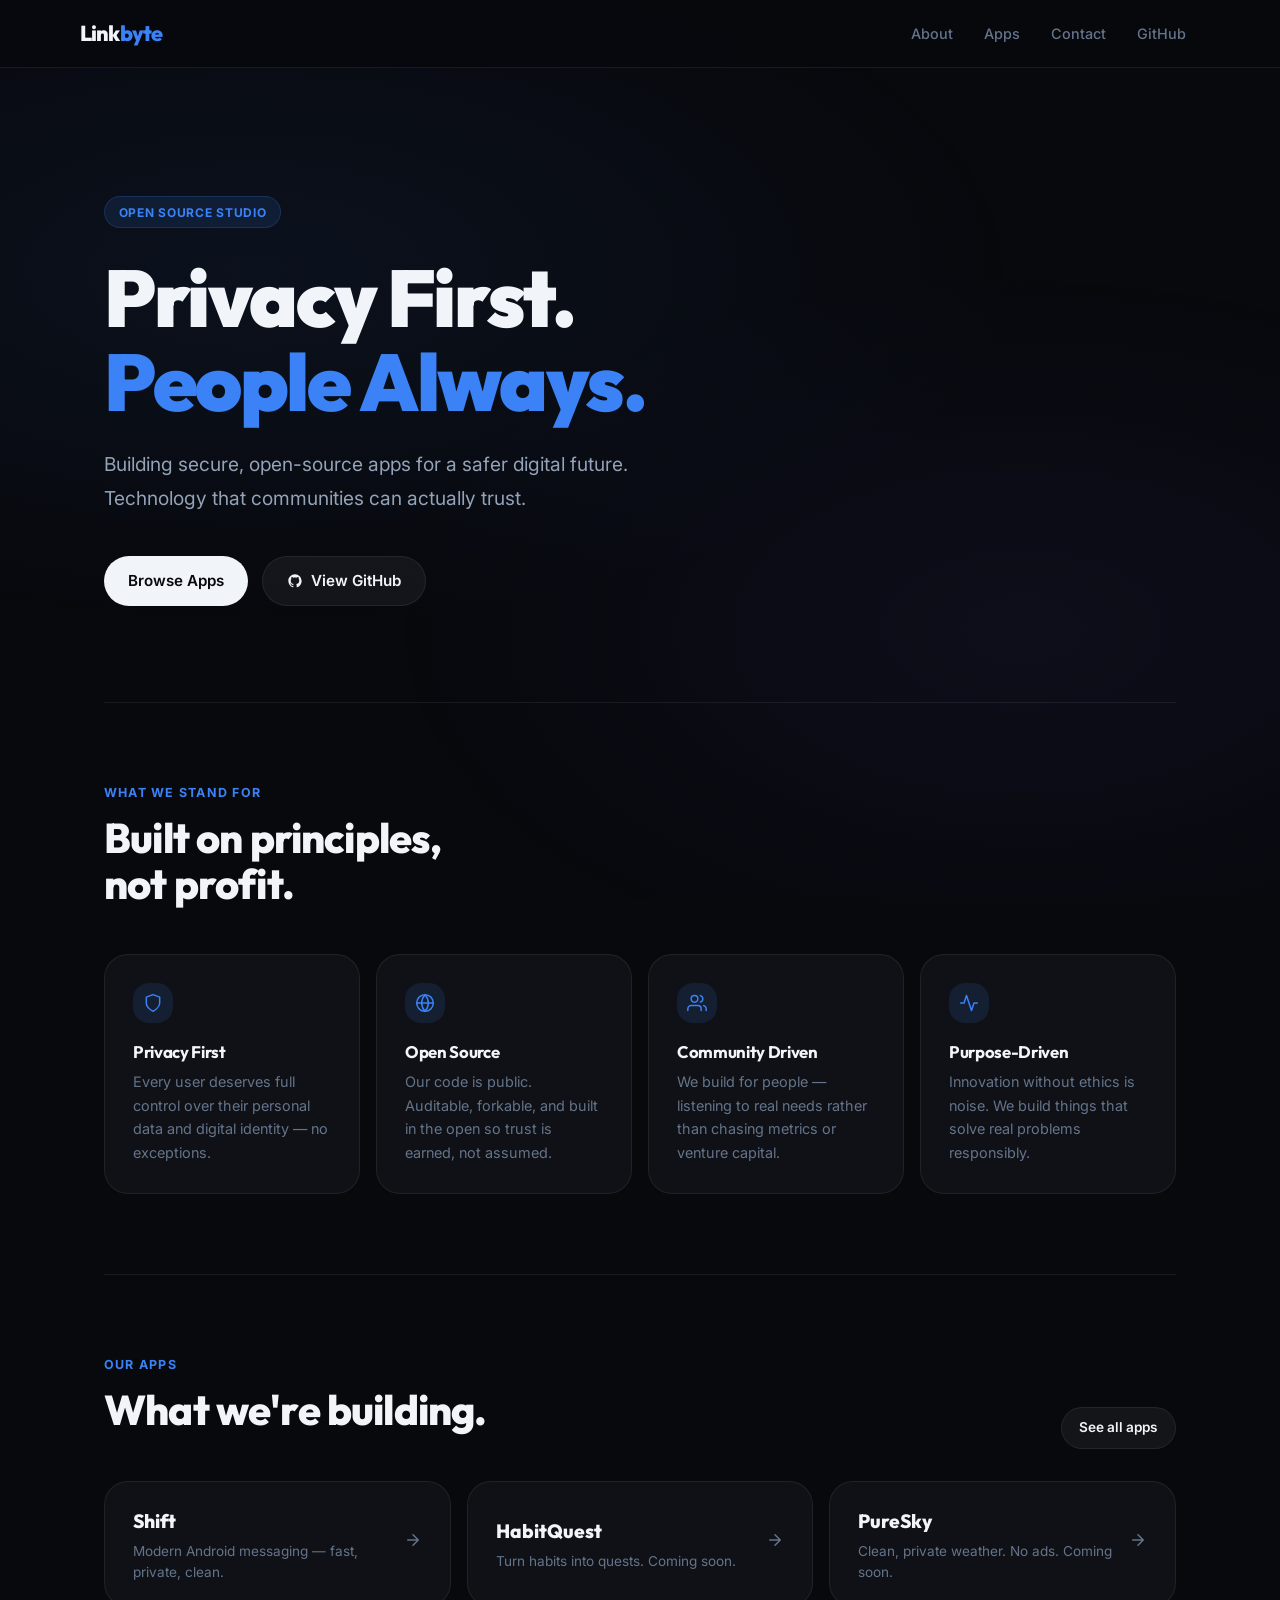
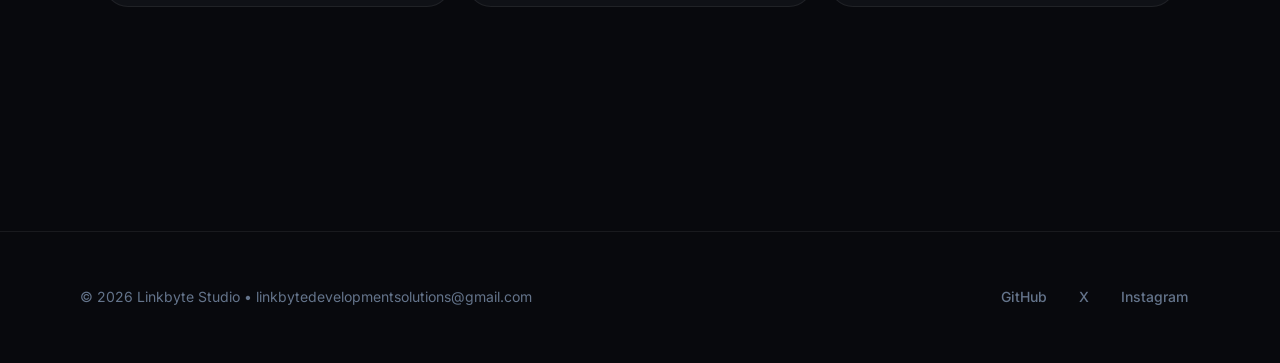
<file: index.html>
<!DOCTYPE html>
<html lang="en">
<head>
  <meta charset="UTF-8" />
  <meta name="viewport" content="width=device-width, initial-scale=1.0" />
  <meta name="description" content="Linkbyte — Open-source, privacy-first app studio building technology communities can trust." />
  <title>Linkbyte | Privacy-First App Studio</title>

  <link rel="preconnect" href="https://fonts.googleapis.com" />
  <link rel="preconnect" href="https://fonts.gstatic.com" crossorigin />
  <link href="https://fonts.googleapis.com/css2?family=Inter:wght@400;500;600&family=Outfit:wght@700;800;900&display=swap" rel="stylesheet" />
  <link rel="stylesheet" href="style.css" />

  <style>
    /* ---- Hero ---- */
    .hero {
      padding: 5rem 0 6rem;
      max-width: 760px;
    }

    .hero-eyebrow {
      display: inline-flex;
      align-items: center;
      gap: 0.5rem;
      margin-bottom: 1.75rem;
    }

    .hero h1 {
      font-size: clamp(2.8rem, 7vw, 5rem);
      font-weight: 900;
      color: var(--text);
      margin-bottom: 1.5rem;
      line-height: 1.05;
      letter-spacing: -0.03em;
    }

    .hero h1 em {
      font-style: normal;
      color: var(--accent);
    }

    .hero p {
      font-size: clamp(1rem, 2.5vw, 1.2rem);
      color: var(--text-soft);
      max-width: 560px;
      line-height: 1.75;
      margin-bottom: 2.5rem;
    }

    .hero-actions {
      display: flex;
      gap: 0.875rem;
      flex-wrap: wrap;
    }

    /* ---- Value strip ---- */
    .values {
      padding: 5rem 0;
      border-top: 1px solid var(--border);
    }

    .values-header {
      margin-bottom: 3rem;
    }

    .values-grid {
      display: grid;
      grid-template-columns: repeat(auto-fit, minmax(240px, 1fr));
      gap: 1rem;
    }

    .value-card {
      background: var(--surface);
      border: 1px solid var(--border);
      border-radius: var(--radius-lg);
      padding: 1.75rem;
      transition: border-color 0.25s, transform 0.25s;
    }

    .value-card:hover {
      border-color: var(--border-hover);
      transform: translateY(-3px);
    }

    .value-icon {
      width: 40px;
      height: 40px;
      border-radius: var(--radius-md);
      background: var(--accent-dim);
      display: flex;
      align-items: center;
      justify-content: center;
      margin-bottom: 1.25rem;
    }

    .value-icon svg {
      width: 20px;
      height: 20px;
      stroke: var(--accent);
    }

    .value-card h3 {
      font-size: 1.05rem;
      font-weight: 700;
      color: var(--text);
      margin-bottom: 0.5rem;
    }

    .value-card p {
      font-size: 0.9rem;
      color: var(--text-muted);
      line-height: 1.65;
    }

    /* ---- Apps teaser ---- */
    .apps-teaser {
      padding: 5rem 0;
      border-top: 1px solid var(--border);
    }

    .apps-teaser-header {
      display: flex;
      align-items: flex-end;
      justify-content: space-between;
      gap: 1rem;
      margin-bottom: 2rem;
      flex-wrap: wrap;
    }

    .apps-strip {
      display: grid;
      grid-template-columns: repeat(auto-fit, minmax(260px, 1fr));
      gap: 1rem;
    }

    .app-pill {
      background: var(--surface);
      border: 1px solid var(--border);
      border-radius: var(--radius-lg);
      padding: 1.5rem 1.75rem;
      display: flex;
      align-items: center;
      justify-content: space-between;
      gap: 1rem;
      transition: border-color 0.25s, transform 0.25s;
      text-decoration: none;
    }

    .app-pill:hover {
      border-color: var(--border-hover);
      transform: translateY(-3px);
    }

    .app-pill-name {
      font-family: 'Outfit', sans-serif;
      font-size: 1.2rem;
      font-weight: 800;
      color: var(--text);
      margin-bottom: 0.3rem;
    }

    .app-pill-desc {
      font-size: 0.85rem;
      color: var(--text-muted);
      line-height: 1.5;
    }

    .app-pill-arrow {
      flex-shrink: 0;
      color: var(--text-muted);
      transition: transform 0.2s, color 0.2s;
    }

    .app-pill:hover .app-pill-arrow {
      transform: translateX(3px);
      color: var(--accent);
    }

    @media (max-width: 640px) {
      .hero { padding: 3rem 0 4rem; }
      .values, .apps-teaser { padding: 3.5rem 0; }
    }
  </style>
</head>
<body>

  <div class="bg-glow"></div>

  <!-- Navigation -->
  <nav class="nav" role="navigation" aria-label="Main navigation">
    <div class="nav-inner">
      <a href="index.html" class="logo">Link<span>byte</span></a>
      <ul class="nav-links" role="list">
        <li><a href="about.html">About</a></li>
        <li><a href="apps.html">Apps</a></li>
        <li><a href="contact.html">Contact</a></li>
        <li><a href="https://github.com/Linkbytedev" target="_blank" rel="noopener">GitHub</a></li>
      </ul>
      <button class="nav-toggle" aria-label="Toggle navigation" aria-expanded="false">
        <span></span><span></span><span></span>
      </button>
    </div>
  </nav>

  <!-- Mobile drawer -->
  <nav class="nav-drawer" aria-label="Mobile navigation">
    <a href="about.html">About</a>
    <a href="apps.html">Apps</a>
    <a href="contact.html">Contact</a>
    <a href="https://github.com/Linkbytedev" target="_blank" rel="noopener">GitHub</a>
  </nav>

  <main class="page">

    <!-- Hero -->
    <header class="hero">
      <div class="hero-eyebrow">
        <span class="badge badge-label">Open Source Studio</span>
      </div>
      <h1>Privacy First.<br><em>People Always.</em></h1>
      <p>Building secure, open-source apps for a safer digital future. Technology that communities can actually trust.</p>
      <div class="hero-actions">
        <a href="apps.html" class="btn btn-primary">Browse Apps</a>
        <a href="https://github.com/Linkbytedev" target="_blank" rel="noopener" class="btn btn-ghost">
          <svg width="16" height="16" viewBox="0 0 24 24" fill="currentColor" aria-hidden="true"><path d="M12 2C6.477 2 2 6.477 2 12c0 4.42 2.87 8.17 6.84 9.5.5.08.66-.23.66-.5v-1.69c-2.77.6-3.36-1.34-3.36-1.34-.46-1.16-1.11-1.47-1.11-1.47-.91-.62.07-.6.07-.6 1 .07 1.53 1.03 1.53 1.03.87 1.52 2.34 1.07 2.91.83.09-.65.35-1.09.63-1.34-2.22-.25-4.55-1.11-4.55-4.92 0-1.11.38-2 1.03-2.71-.1-.25-.45-1.29.1-2.64 0 0 .84-.27 2.75 1.02.79-.22 1.65-.33 2.5-.33.85 0 1.71.11 2.5.33 1.91-1.29 2.75-1.02 2.75-1.02.55 1.35.2 2.39.1 2.64.65.71 1.03 1.6 1.03 2.71 0 3.82-2.34 4.66-4.57 4.91.36.31.69.92.69 1.85V21c0 .27.16.59.67.5C19.14 20.16 22 16.42 22 12A10 10 0 0 0 12 2z"/></svg>
          View GitHub
        </a>
      </div>
    </header>

    <!-- Core values -->
    <section class="values" aria-labelledby="values-heading">
      <div class="values-header">
        <p class="section-label">What we stand for</p>
        <h2 class="section-title" id="values-heading">Built on principles,<br>not profit.</h2>
      </div>
      <div class="values-grid">

        <div class="value-card">
          <div class="value-icon" aria-hidden="true">
            <svg viewBox="0 0 24 24" fill="none" stroke-width="1.8" stroke-linecap="round" stroke-linejoin="round">
              <path d="M12 22s8-4 8-10V5l-8-3-8 3v7c0 6 8 10 8 10z"/>
            </svg>
          </div>
          <h3>Privacy First</h3>
          <p>Every user deserves full control over their personal data and digital identity — no exceptions.</p>
        </div>

        <div class="value-card">
          <div class="value-icon" aria-hidden="true">
            <svg viewBox="0 0 24 24" fill="none" stroke-width="1.8" stroke-linecap="round" stroke-linejoin="round">
              <circle cx="12" cy="12" r="10"/>
              <path d="M2 12h20M12 2a15.3 15.3 0 0 1 4 10 15.3 15.3 0 0 1-4 10 15.3 15.3 0 0 1-4-10 15.3 15.3 0 0 1 4-10z"/>
            </svg>
          </div>
          <h3>Open Source</h3>
          <p>Our code is public. Auditable, forkable, and built in the open so trust is earned, not assumed.</p>
        </div>

        <div class="value-card">
          <div class="value-icon" aria-hidden="true">
            <svg viewBox="0 0 24 24" fill="none" stroke-width="1.8" stroke-linecap="round" stroke-linejoin="round">
              <path d="M17 21v-2a4 4 0 0 0-4-4H5a4 4 0 0 0-4 4v2"/>
              <circle cx="9" cy="7" r="4"/>
              <path d="M23 21v-2a4 4 0 0 0-3-3.87M16 3.13a4 4 0 0 1 0 7.75"/>
            </svg>
          </div>
          <h3>Community Driven</h3>
          <p>We build for people — listening to real needs rather than chasing metrics or venture capital.</p>
        </div>

        <div class="value-card">
          <div class="value-icon" aria-hidden="true">
            <svg viewBox="0 0 24 24" fill="none" stroke-width="1.8" stroke-linecap="round" stroke-linejoin="round">
              <polyline points="22 12 18 12 15 21 9 3 6 12 2 12"/>
            </svg>
          </div>
          <h3>Purpose-Driven</h3>
          <p>Innovation without ethics is noise. We build things that solve real problems responsibly.</p>
        </div>

      </div>
    </section>

    <!-- Apps teaser -->
    <section class="apps-teaser" aria-labelledby="apps-heading">
      <div class="apps-teaser-header">
        <div>
          <p class="section-label">Our apps</p>
          <h2 class="section-title" id="apps-heading">What we&apos;re building.</h2>
        </div>
        <a href="apps.html" class="btn btn-ghost btn-sm">See all apps</a>
      </div>

      <div class="apps-strip">
        <a href="apps.html" class="app-pill">
          <div>
            <div class="app-pill-name">Shift</div>
            <div class="app-pill-desc">Modern Android messaging — fast, private, clean.</div>
          </div>
          <div class="app-pill-arrow" aria-hidden="true">
            <svg width="18" height="18" viewBox="0 0 24 24" fill="none" stroke="currentColor" stroke-width="2" stroke-linecap="round" stroke-linejoin="round"><path d="M5 12h14M12 5l7 7-7 7"/></svg>
          </div>
        </a>

        <a href="apps.html" class="app-pill">
          <div>
            <div class="app-pill-name">HabitQuest</div>
            <div class="app-pill-desc">Turn habits into quests. Coming soon.</div>
          </div>
          <div class="app-pill-arrow" aria-hidden="true">
            <svg width="18" height="18" viewBox="0 0 24 24" fill="none" stroke="currentColor" stroke-width="2" stroke-linecap="round" stroke-linejoin="round"><path d="M5 12h14M12 5l7 7-7 7"/></svg>
          </div>
        </a>

        <a href="apps.html" class="app-pill">
          <div>
            <div class="app-pill-name">PureSky</div>
            <div class="app-pill-desc">Clean, private weather. No ads. Coming soon.</div>
          </div>
          <div class="app-pill-arrow" aria-hidden="true">
            <svg width="18" height="18" viewBox="0 0 24 24" fill="none" stroke="currentColor" stroke-width="2" stroke-linecap="round" stroke-linejoin="round"><path d="M5 12h14M12 5l7 7-7 7"/></svg>
          </div>
        </a>
      </div>
    </section>

  </main>

  <!-- Footer -->
  <footer class="footer">
    <div class="footer-inner">
      <p class="footer-copy">
        &copy; 2026 Linkbyte Studio &bull;
        <a href="mailto:linkbytedevelopmentsolutions@gmail.com">linkbytedevelopmentsolutions@gmail.com</a>
      </p>
      <ul class="footer-links" role="list">
        <li><a href="https://github.com/Linkbytedev" target="_blank" rel="noopener">GitHub</a></li>
        <li><a href="https://x.com/linkbyte_dev" target="_blank" rel="noopener">X</a></li>
        <li><a href="https://www.instagram.com/linkbyte_dev/" target="_blank" rel="noopener">Instagram</a></li>
      </ul>
    </div>
  </footer>

  <script>
    const toggle = document.querySelector('.nav-toggle');
    const drawer = document.querySelector('.nav-drawer');
    toggle.addEventListener('click', () => {
      const open = drawer.classList.toggle('open');
      toggle.classList.toggle('open', open);
      toggle.setAttribute('aria-expanded', open);
    });
  </script>
</body>
</html>
</file>
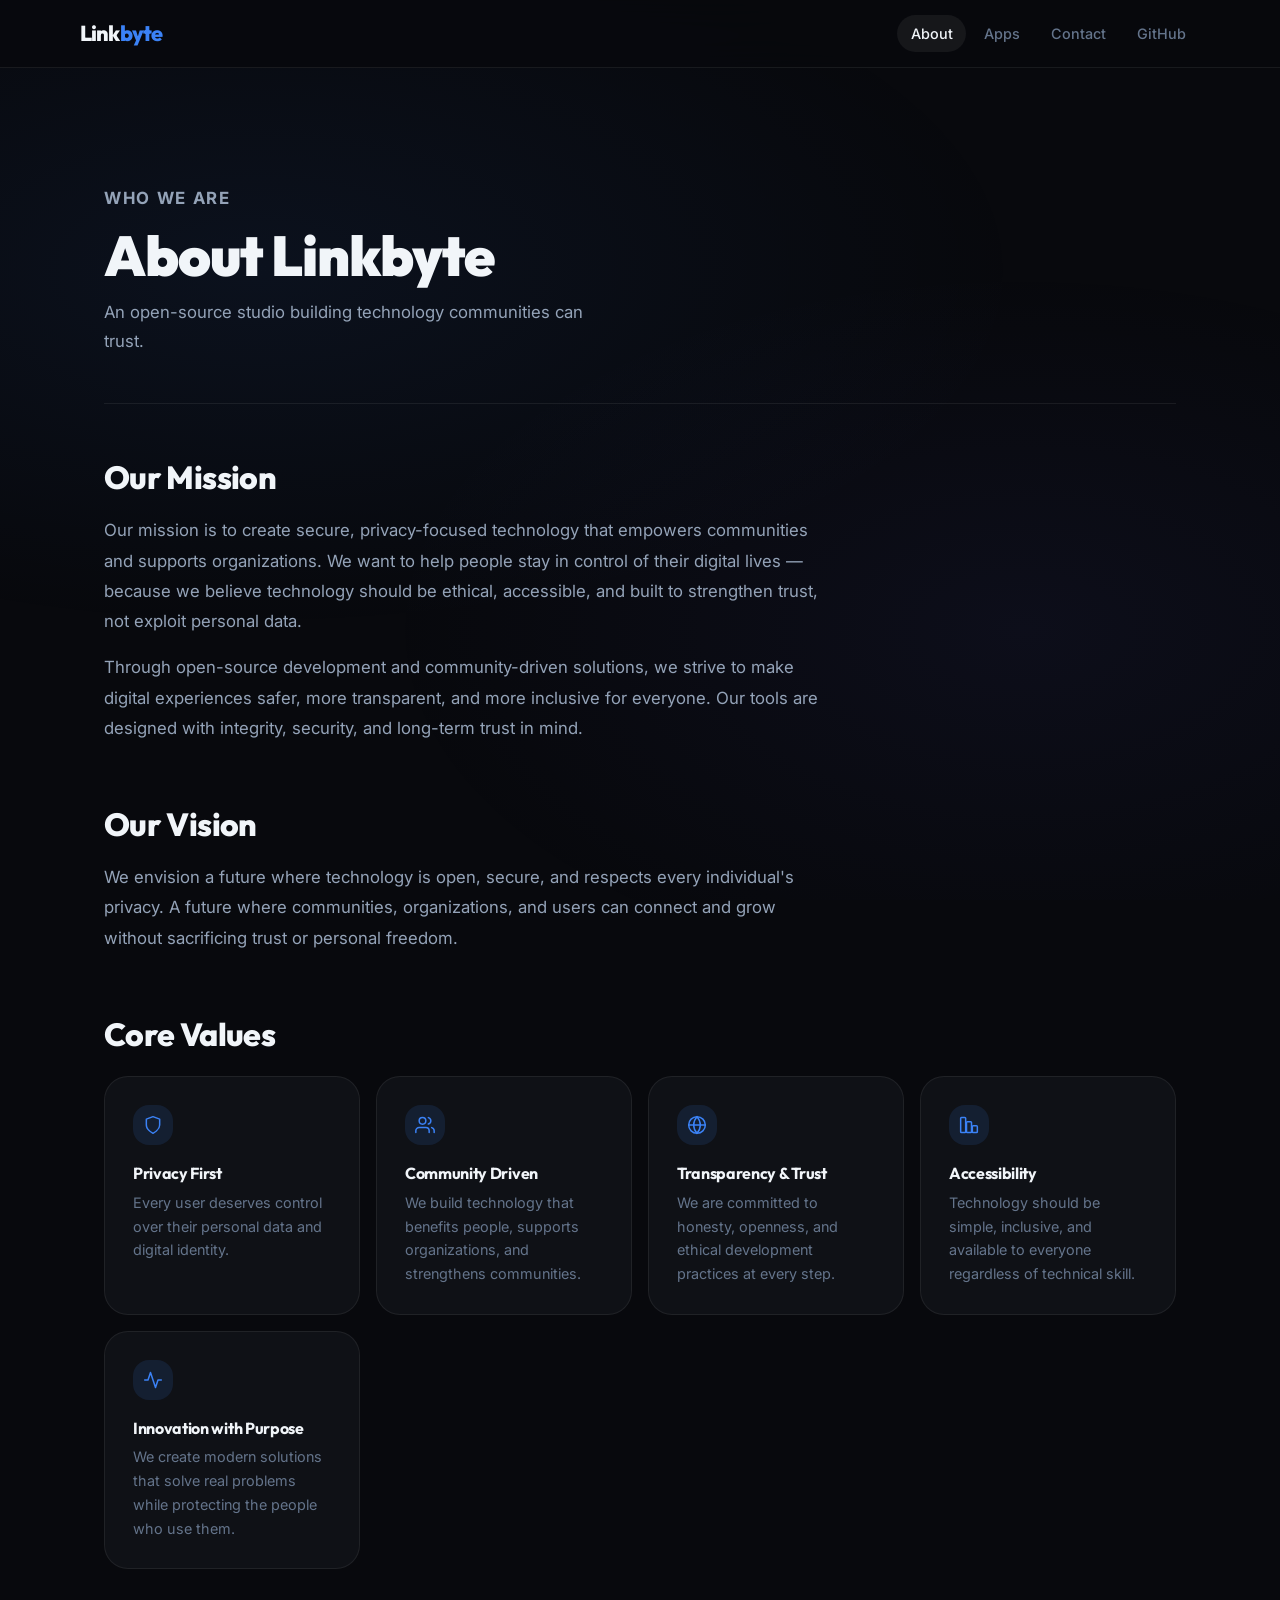
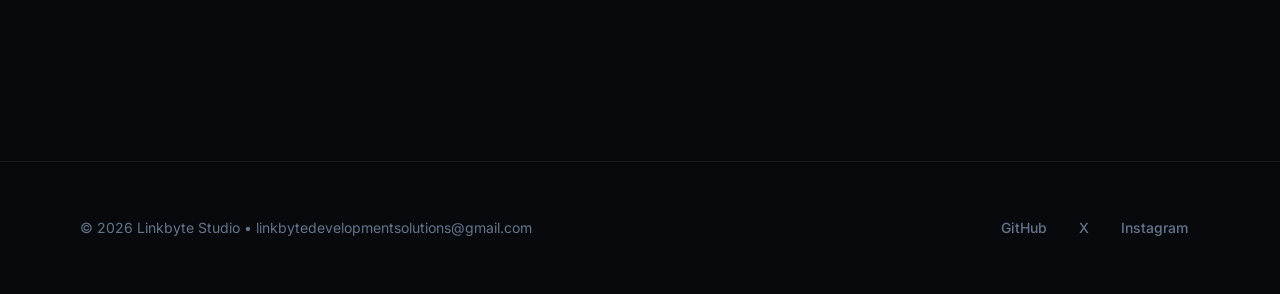
<file: about.html>
<!DOCTYPE html>
<html lang="en">
<head>
  <meta charset="UTF-8" />
  <meta name="viewport" content="width=device-width, initial-scale=1.0" />
  <meta name="description" content="About Linkbyte — our mission, vision, and core values." />
  <title>About | Linkbyte</title>

  <link rel="preconnect" href="https://fonts.googleapis.com" />
  <link rel="preconnect" href="https://fonts.gstatic.com" crossorigin />
  <link href="https://fonts.googleapis.com/css2?family=Inter:wght@400;500;600&family=Outfit:wght@700;800;900&display=swap" rel="stylesheet" />
  <link rel="stylesheet" href="style.css" />

  <style>
    .page-header {
      padding: 3.5rem 0 3rem;
      border-bottom: 1px solid var(--border);
      margin-bottom: 3.5rem;
    }

    .page-header h1 {
      font-size: clamp(2.2rem, 5vw, 3.5rem);
      font-weight: 900;
      color: var(--text);
    }

    .page-header p {
      color: var(--text-soft);
      font-size: 1.05rem;
      margin-top: 0.75rem;
      max-width: 520px;
      line-height: 1.7;
    }

    /* Mission / Vision blocks */
    .prose-section {
      margin-bottom: 4rem;
    }

    .prose-section h2 {
      font-size: clamp(1.5rem, 3vw, 2rem);
      font-weight: 800;
      color: var(--text);
      margin-bottom: 1.25rem;
    }

    .prose-section p {
      color: var(--text-soft);
      font-size: 1.05rem;
      line-height: 1.8;
      margin-bottom: 1rem;
      max-width: 720px;
    }

    .prose-section p:last-child { margin-bottom: 0; }

    /* Values grid */
    .values-section {
      margin-bottom: 3rem;
    }

    .values-section h2 {
      font-size: clamp(1.5rem, 3vw, 2rem);
      font-weight: 800;
      color: var(--text);
      margin-bottom: 1.5rem;
    }

    .values-grid {
      display: grid;
      grid-template-columns: repeat(auto-fit, minmax(230px, 1fr));
      gap: 1rem;
    }

    .value-card {
      background: var(--surface);
      border: 1px solid var(--border);
      border-radius: var(--radius-lg);
      padding: 1.75rem;
      transition: border-color 0.25s, transform 0.25s;
    }

    .value-card:hover {
      border-color: var(--border-hover);
      transform: translateY(-3px);
    }

    .value-icon {
      width: 40px;
      height: 40px;
      border-radius: var(--radius-md);
      background: var(--accent-dim);
      display: flex;
      align-items: center;
      justify-content: center;
      margin-bottom: 1.25rem;
    }

    .value-icon svg {
      width: 20px;
      height: 20px;
      stroke: var(--accent);
    }

    .value-card h3 {
      font-size: 1rem;
      font-weight: 700;
      color: var(--text);
      margin-bottom: 0.5rem;
    }

    .value-card p {
      font-size: 0.9rem;
      color: var(--text-muted);
      line-height: 1.65;
    }

    @media (max-width: 640px) {
      .page-header { padding: 2.5rem 0 2rem; margin-bottom: 2.5rem; }
      .prose-section { margin-bottom: 3rem; }
    }
  </style>
</head>
<body>

  <div class="bg-glow"></div>

  <nav class="nav" role="navigation" aria-label="Main navigation">
    <div class="nav-inner">
      <a href="index.html" class="logo">Link<span>byte</span></a>
      <ul class="nav-links" role="list">
        <li><a href="about.html" class="active">About</a></li>
        <li><a href="apps.html">Apps</a></li>
        <li><a href="contact.html">Contact</a></li>
        <li><a href="https://github.com/Linkbytedev" target="_blank" rel="noopener">GitHub</a></li>
      </ul>
      <button class="nav-toggle" aria-label="Toggle navigation" aria-expanded="false">
        <span></span><span></span><span></span>
      </button>
    </div>
  </nav>

  <nav class="nav-drawer" aria-label="Mobile navigation">
    <a href="about.html">About</a>
    <a href="apps.html">Apps</a>
    <a href="contact.html">Contact</a>
    <a href="https://github.com/Linkbytedev" target="_blank" rel="noopener">GitHub</a>
  </nav>

  <main class="page">

    <header class="page-header">
      <p class="section-label">Who we are</p>
      <h1>About Linkbyte</h1>
      <p>An open-source studio building technology communities can trust.</p>
    </header>

    <section class="prose-section" aria-labelledby="mission-heading">
      <h2 id="mission-heading">Our Mission</h2>
      <p>Our mission is to create secure, privacy-focused technology that empowers communities and supports organizations. We want to help people stay in control of their digital lives — because we believe technology should be ethical, accessible, and built to strengthen trust, not exploit personal data.</p>
      <p>Through open-source development and community-driven solutions, we strive to make digital experiences safer, more transparent, and more inclusive for everyone. Our tools are designed with integrity, security, and long-term trust in mind.</p>
    </section>

    <section class="prose-section" aria-labelledby="vision-heading">
      <h2 id="vision-heading">Our Vision</h2>
      <p>We envision a future where technology is open, secure, and respects every individual&apos;s privacy. A future where communities, organizations, and users can connect and grow without sacrificing trust or personal freedom.</p>
    </section>

    <section class="values-section" aria-labelledby="values-heading">
      <h2 id="values-heading">Core Values</h2>
      <div class="values-grid">

        <div class="value-card">
          <div class="value-icon" aria-hidden="true">
            <svg viewBox="0 0 24 24" fill="none" stroke-width="1.8" stroke-linecap="round" stroke-linejoin="round"><path d="M12 22s8-4 8-10V5l-8-3-8 3v7c0 6 8 10 8 10z"/></svg>
          </div>
          <h3>Privacy First</h3>
          <p>Every user deserves control over their personal data and digital identity.</p>
        </div>

        <div class="value-card">
          <div class="value-icon" aria-hidden="true">
            <svg viewBox="0 0 24 24" fill="none" stroke-width="1.8" stroke-linecap="round" stroke-linejoin="round"><path d="M17 21v-2a4 4 0 0 0-4-4H5a4 4 0 0 0-4 4v2"/><circle cx="9" cy="7" r="4"/><path d="M23 21v-2a4 4 0 0 0-3-3.87M16 3.13a4 4 0 0 1 0 7.75"/></svg>
          </div>
          <h3>Community Driven</h3>
          <p>We build technology that benefits people, supports organizations, and strengthens communities.</p>
        </div>

        <div class="value-card">
          <div class="value-icon" aria-hidden="true">
            <svg viewBox="0 0 24 24" fill="none" stroke-width="1.8" stroke-linecap="round" stroke-linejoin="round"><circle cx="12" cy="12" r="10"/><path d="M2 12h20M12 2a15.3 15.3 0 0 1 4 10 15.3 15.3 0 0 1-4 10 15.3 15.3 0 0 1-4-10 15.3 15.3 0 0 1 4-10z"/></svg>
          </div>
          <h3>Transparency &amp; Trust</h3>
          <p>We are committed to honesty, openness, and ethical development practices at every step.</p>
        </div>

        <div class="value-card">
          <div class="value-icon" aria-hidden="true">
            <svg viewBox="0 0 24 24" fill="none" stroke-width="1.8" stroke-linecap="round" stroke-linejoin="round"><rect x="2" y="3" width="6" height="18" rx="1"/><rect x="9" y="8" width="6" height="13" rx="1"/><rect x="16" y="13" width="6" height="8" rx="1"/></svg>
          </div>
          <h3>Accessibility</h3>
          <p>Technology should be simple, inclusive, and available to everyone regardless of technical skill.</p>
        </div>

        <div class="value-card">
          <div class="value-icon" aria-hidden="true">
            <svg viewBox="0 0 24 24" fill="none" stroke-width="1.8" stroke-linecap="round" stroke-linejoin="round"><polyline points="22 12 18 12 15 21 9 3 6 12 2 12"/></svg>
          </div>
          <h3>Innovation with Purpose</h3>
          <p>We create modern solutions that solve real problems while protecting the people who use them.</p>
        </div>

      </div>
    </section>

  </main>

  <footer class="footer">
    <div class="footer-inner">
      <p class="footer-copy">
        &copy; 2026 Linkbyte Studio &bull;
        <a href="mailto:linkbytedevelopmentsolutions@gmail.com">linkbytedevelopmentsolutions@gmail.com</a>
      </p>
      <ul class="footer-links" role="list">
        <li><a href="https://github.com/Linkbytedev" target="_blank" rel="noopener">GitHub</a></li>
        <li><a href="https://x.com/linkbyte_dev" target="_blank" rel="noopener">X</a></li>
        <li><a href="https://www.instagram.com/linkbyte_dev/" target="_blank" rel="noopener">Instagram</a></li>
      </ul>
    </div>
  </footer>

  <script>
    const toggle = document.querySelector('.nav-toggle');
    const drawer = document.querySelector('.nav-drawer');
    toggle.addEventListener('click', () => {
      const open = drawer.classList.toggle('open');
      toggle.classList.toggle('open', open);
      toggle.setAttribute('aria-expanded', open);
    });
  </script>
</body>
</html>
</file>
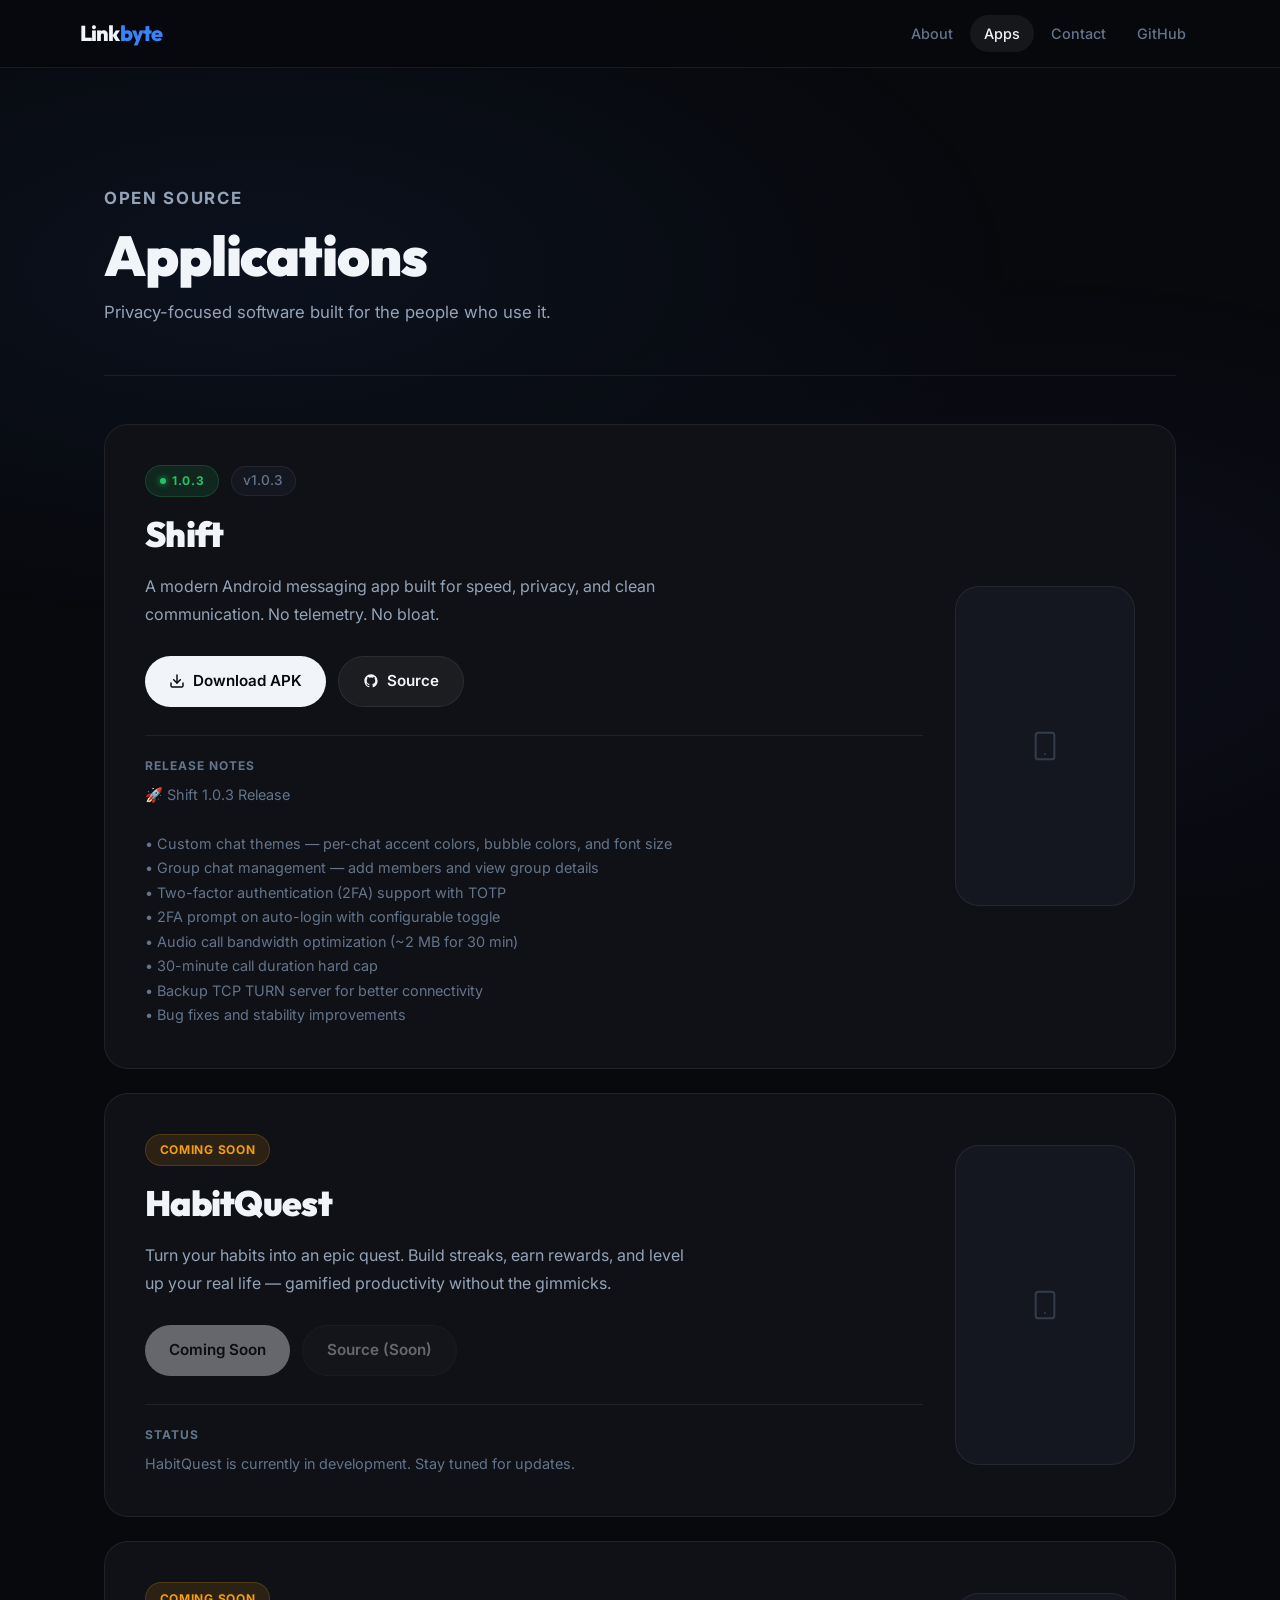
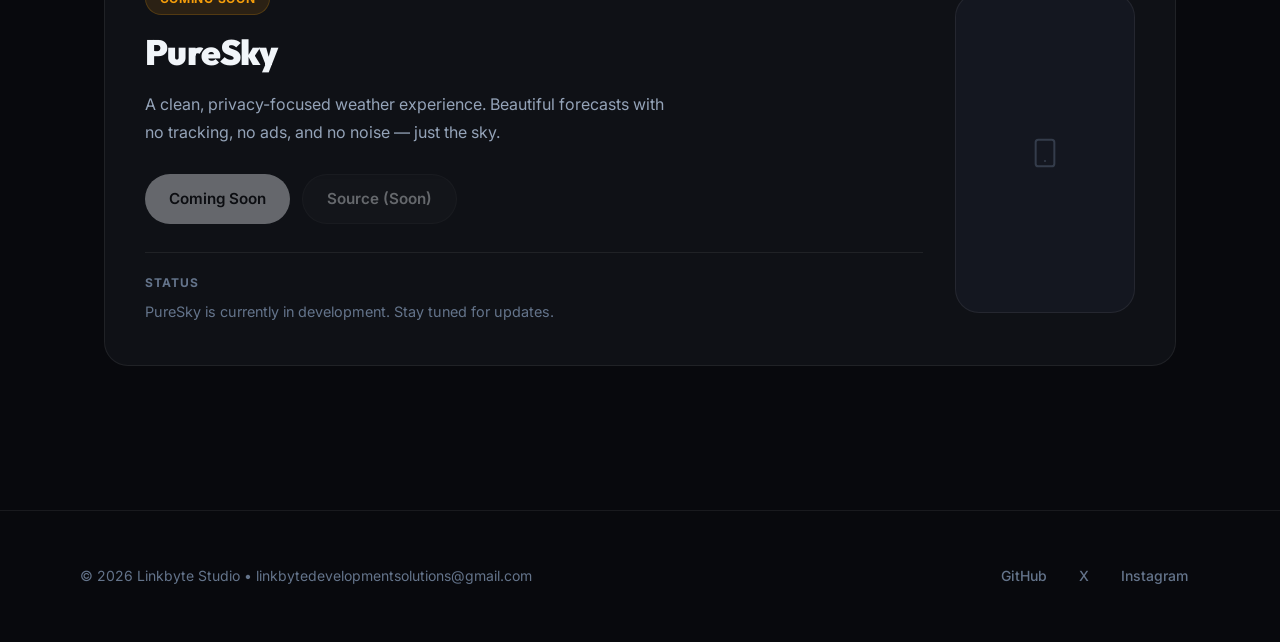
<file: apps.html>
<!DOCTYPE html>
<html lang="en">
<head>
  <meta charset="UTF-8" />
  <meta name="viewport" content="width=device-width, initial-scale=1.0" />
  <meta name="description" content="Linkbyte apps — open-source, privacy-focused software for Android and beyond." />
  <title>Apps | Linkbyte</title>

  <link rel="preconnect" href="https://fonts.googleapis.com" />
  <link rel="preconnect" href="https://fonts.gstatic.com" crossorigin />
  <link href="https://fonts.googleapis.com/css2?family=Inter:wght@400;500;600&family=Outfit:wght@700;800;900&display=swap" rel="stylesheet" />
  <link rel="stylesheet" href="style.css" />

  <style>
    /* ---- Page header ---- */
    .page-header {
      padding: 3.5rem 0 3rem;
      border-bottom: 1px solid var(--border);
      margin-bottom: 3rem;
    }

    .page-header h1 {
      font-size: clamp(2.2rem, 5vw, 3.5rem);
      font-weight: 900;
      color: var(--text);
    }

    .page-header p {
      color: var(--text-soft);
      font-size: 1.05rem;
      margin-top: 0.75rem;
      max-width: 520px;
      line-height: 1.7;
    }

    /* ---- App card ---- */
    .apps-list {
      display: flex;
      flex-direction: column;
      gap: 1.5rem;
    }

    .app-card {
      background: var(--surface);
      border: 1px solid var(--border);
      border-radius: var(--radius-lg);
      overflow: hidden;
      transition: border-color 0.25s, box-shadow 0.25s;
    }

    .app-card:hover {
      border-color: var(--border-hover);
      box-shadow: 0 16px 48px rgba(0,0,0,0.28);
    }

    .app-card-inner {
      display: grid;
      grid-template-columns: 1fr auto;
      gap: 2rem;
      padding: 2.5rem;
      align-items: start;
    }

    .app-meta {
      display: flex;
      align-items: center;
      gap: 0.75rem;
      margin-bottom: 1.25rem;
      flex-wrap: wrap;
    }

    .app-name {
      font-size: clamp(1.6rem, 4vw, 2.2rem);
      font-weight: 900;
      color: var(--text);
      line-height: 1;
    }

    .app-version {
      font-size: 0.85rem;
      font-weight: 500;
      color: var(--text-muted);
      background: var(--surface-2);
      border: 1px solid var(--border);
      border-radius: var(--radius-pill);
      padding: 0.2rem 0.7rem;
    }

    .app-stats {
      font-size: 0.85rem;
      color: var(--text-muted);
      margin-top: 0.25rem;
    }

    .app-desc {
      color: var(--text-soft);
      font-size: 1rem;
      line-height: 1.75;
      margin: 1.25rem 0 1.75rem;
      max-width: 540px;
    }

    .app-actions {
      display: flex;
      gap: 0.75rem;
      flex-wrap: wrap;
      margin-bottom: 1.75rem;
    }

    .app-actions .btn svg {
      flex-shrink: 0;
    }

    /* Release notes */
    .release-notes {
      border-top: 1px solid var(--border);
      padding-top: 1.25rem;
      margin-top: 0.5rem;
    }

    .release-notes-label {
      font-size: 0.75rem;
      font-weight: 700;
      text-transform: uppercase;
      letter-spacing: 0.08em;
      color: var(--text-muted);
      margin-bottom: 0.5rem;
    }

    .release-notes-text {
      font-size: 0.9rem;
      color: var(--text-muted);
      line-height: 1.7;
      white-space: pre-line;
    }

    /* App preview column */
    .app-preview {
      width: 180px;
      flex-shrink: 0;
      display: flex;
      align-items: center;
      justify-content: center;
      align-self: stretch;
    }

    .app-preview-inner {
      width: 100%;
      aspect-ratio: 9/16;
      max-height: 320px;
      background: var(--surface-2);
      border: 1px solid var(--border);
      border-radius: var(--radius-lg);
      display: flex;
      align-items: center;
      justify-content: center;
    }

    .app-preview-inner svg {
      width: 32px;
      height: 32px;
      color: var(--text-muted);
      opacity: 0.4;
    }

    @media (max-width: 640px) {
      .app-card-inner {
        grid-template-columns: 1fr;
        padding: 1.75rem;
        gap: 1.5rem;
      }

      .app-preview {
        width: 100%;
      }

      .app-preview-inner {
        aspect-ratio: unset;
        max-height: 160px;
        min-height: 120px;
      }
    }
  </style>
</head>
<body>

  <div class="bg-glow"></div>

  <!-- Navigation -->
  <nav class="nav" role="navigation" aria-label="Main navigation">
    <div class="nav-inner">
      <a href="index.html" class="logo">Link<span>byte</span></a>
      <ul class="nav-links" role="list">
        <li><a href="about.html">About</a></li>
        <li><a href="apps.html" class="active">Apps</a></li>
        <li><a href="contact.html">Contact</a></li>
        <li><a href="https://github.com/Linkbytedev" target="_blank" rel="noopener">GitHub</a></li>
      </ul>
      <button class="nav-toggle" aria-label="Toggle navigation" aria-expanded="false">
        <span></span><span></span><span></span>
      </button>
    </div>
  </nav>

  <nav class="nav-drawer" aria-label="Mobile navigation">
    <a href="about.html">About</a>
    <a href="apps.html">Apps</a>
    <a href="contact.html">Contact</a>
    <a href="https://github.com/Linkbytedev" target="_blank" rel="noopener">GitHub</a>
  </nav>

  <main class="page">

    <header class="page-header">
      <p class="section-label">Open Source</p>
      <h1>Applications</h1>
      <p>Privacy-focused software built for the people who use it.</p>
    </header>

    <div class="apps-list">

      <!-- SHIFT -->
      <article class="app-card" aria-labelledby="shift-name">
        <div class="app-card-inner">
          <div class="app-body">
            <div class="app-meta">
              <span id="app-version-badge" class="badge badge-live">Live</span>
              <span class="app-version" id="version-display">Loading...</span>
            </div>
            <h2 class="app-name" id="shift-name">Shift</h2>
            <p class="app-stats" id="repo-stats"></p>
            <p class="app-desc">
              A modern Android messaging app built for speed, privacy,
              and clean communication. No telemetry. No bloat.
            </p>
            <div class="app-actions">
              <a href="#" id="download-link" class="btn btn-primary">
                <svg width="16" height="16" viewBox="0 0 24 24" fill="none" stroke="currentColor" stroke-width="2.2" stroke-linecap="round" stroke-linejoin="round" aria-hidden="true"><path d="M21 15v4a2 2 0 0 1-2 2H5a2 2 0 0 1-2-2v-4"/><polyline points="7 10 12 15 17 10"/><line x1="12" y1="15" x2="12" y2="3"/></svg>
                Download APK
              </a>
              <a href="https://github.com/Linkbytedev/Shift" target="_blank" rel="noopener" class="btn btn-ghost">
                <svg width="16" height="16" viewBox="0 0 24 24" fill="currentColor" aria-hidden="true"><path d="M12 2C6.477 2 2 6.477 2 12c0 4.42 2.87 8.17 6.84 9.5.5.08.66-.23.66-.5v-1.69c-2.77.6-3.36-1.34-3.36-1.34-.46-1.16-1.11-1.47-1.11-1.47-.91-.62.07-.6.07-.6 1 .07 1.53 1.03 1.53 1.03.87 1.52 2.34 1.07 2.91.83.09-.65.35-1.09.63-1.34-2.22-.25-4.55-1.11-4.55-4.92 0-1.11.38-2 1.03-2.71-.1-.25-.45-1.29.1-2.64 0 0 .84-.27 2.75 1.02.79-.22 1.65-.33 2.5-.33.85 0 1.71.11 2.5.33 1.91-1.29 2.75-1.02 2.75-1.02.55 1.35.2 2.39.1 2.64.65.71 1.03 1.6 1.03 2.71 0 3.82-2.34 4.66-4.57 4.91.36.31.69.92.69 1.85V21c0 .27.16.59.67.5C19.14 20.16 22 16.42 22 12A10 10 0 0 0 12 2z"/></svg>
                Source
              </a>
            </div>
            <div class="release-notes">
              <p class="release-notes-label">Release notes</p>
              <p class="release-notes-text" id="release-notes-text">Fetching latest updates...</p>
            </div>
          </div>

          <div class="app-preview" aria-hidden="true">
            <div class="app-preview-inner">
              <svg viewBox="0 0 24 24" fill="none" stroke="currentColor" stroke-width="1.5" stroke-linecap="round" stroke-linejoin="round"><rect x="5" y="2" width="14" height="20" rx="2"/><line x1="12" y1="18" x2="12.01" y2="18"/></svg>
            </div>
          </div>
        </div>
      </article>

      <!-- HABITQUEST -->
      <article class="app-card" aria-labelledby="habitquest-name">
        <div class="app-card-inner">
          <div class="app-body">
            <div class="app-meta">
              <span class="badge badge-coming">Coming Soon</span>
            </div>
            <h2 class="app-name" id="habitquest-name">HabitQuest</h2>
            <p class="app-desc">
              Turn your habits into an epic quest. Build streaks,
              earn rewards, and level up your real life — gamified productivity without the gimmicks.
            </p>
            <div class="app-actions">
              <span class="btn btn-primary btn-disabled">Coming Soon</span>
              <span class="btn btn-ghost btn-disabled">Source (Soon)</span>
            </div>
            <div class="release-notes">
              <p class="release-notes-label">Status</p>
              <p class="release-notes-text">HabitQuest is currently in development. Stay tuned for updates.</p>
            </div>
          </div>

          <div class="app-preview" aria-hidden="true">
            <div class="app-preview-inner">
              <svg viewBox="0 0 24 24" fill="none" stroke="currentColor" stroke-width="1.5" stroke-linecap="round" stroke-linejoin="round"><rect x="5" y="2" width="14" height="20" rx="2"/><line x1="12" y1="18" x2="12.01" y2="18"/></svg>
            </div>
          </div>
        </div>
      </article>

      <!-- PURESKY -->
      <article class="app-card" aria-labelledby="puresky-name">
        <div class="app-card-inner">
          <div class="app-body">
            <div class="app-meta">
              <span class="badge badge-coming">Coming Soon</span>
            </div>
            <h2 class="app-name" id="puresky-name">PureSky</h2>
            <p class="app-desc">
              A clean, privacy-focused weather experience. Beautiful forecasts
              with no tracking, no ads, and no noise — just the sky.
            </p>
            <div class="app-actions">
              <span class="btn btn-primary btn-disabled">Coming Soon</span>
              <span class="btn btn-ghost btn-disabled">Source (Soon)</span>
            </div>
            <div class="release-notes">
              <p class="release-notes-label">Status</p>
              <p class="release-notes-text">PureSky is currently in development. Stay tuned for updates.</p>
            </div>
          </div>

          <div class="app-preview" aria-hidden="true">
            <div class="app-preview-inner">
              <svg viewBox="0 0 24 24" fill="none" stroke="currentColor" stroke-width="1.5" stroke-linecap="round" stroke-linejoin="round"><rect x="5" y="2" width="14" height="20" rx="2"/><line x1="12" y1="18" x2="12.01" y2="18"/></svg>
            </div>
          </div>
        </div>
      </article>

    </div>
  </main>

  <!-- Footer -->
  <footer class="footer">
    <div class="footer-inner">
      <p class="footer-copy">
        &copy; 2026 Linkbyte Studio &bull;
        <a href="mailto:linkbytedevelopmentsolutions@gmail.com">linkbytedevelopmentsolutions@gmail.com</a>
      </p>
      <ul class="footer-links" role="list">
        <li><a href="https://github.com/Linkbytedev" target="_blank" rel="noopener">GitHub</a></li>
        <li><a href="https://x.com/linkbyte_dev" target="_blank" rel="noopener">X</a></li>
        <li><a href="https://www.instagram.com/linkbyte_dev/" target="_blank" rel="noopener">Instagram</a></li>
      </ul>
    </div>
  </footer>

  <script>
    // Nav toggle
    const toggle = document.querySelector('.nav-toggle');
    const drawer = document.querySelector('.nav-drawer');
    toggle.addEventListener('click', () => {
      const open = drawer.classList.toggle('open');
      toggle.classList.toggle('open', open);
      toggle.setAttribute('aria-expanded', open);
    });

    // Shift data
    async function updateAppData() {
      try {
        const res = await fetch('version.json?t=' + Date.now());
        const data = await res.json();
        document.getElementById('app-version-badge').textContent = data.versionName || 'Live';
        document.getElementById('version-display').textContent = data.versionName ? 'v' + data.versionName : '';
        document.getElementById('download-link').href = data.downloadUrl || '#';
        document.getElementById('release-notes-text').textContent = data.releaseNotes || 'No notes available.';
      } catch {
        document.getElementById('release-notes-text').textContent = 'Unable to load release notes.';
      }
    }

    async function fetchGitHubStats() {
      try {
        const res = await fetch('https://api.github.com/repos/Linkbytedev/Shift');
        const repo = await res.json();
        const el = document.getElementById('repo-stats');
        if (el) el.textContent = repo.stargazers_count + ' stars · ' + repo.forks_count + ' forks';
      } catch { /* silent */ }
    }

    updateAppData();
    fetchGitHubStats();
  </script>
</body>
</html>
</file>
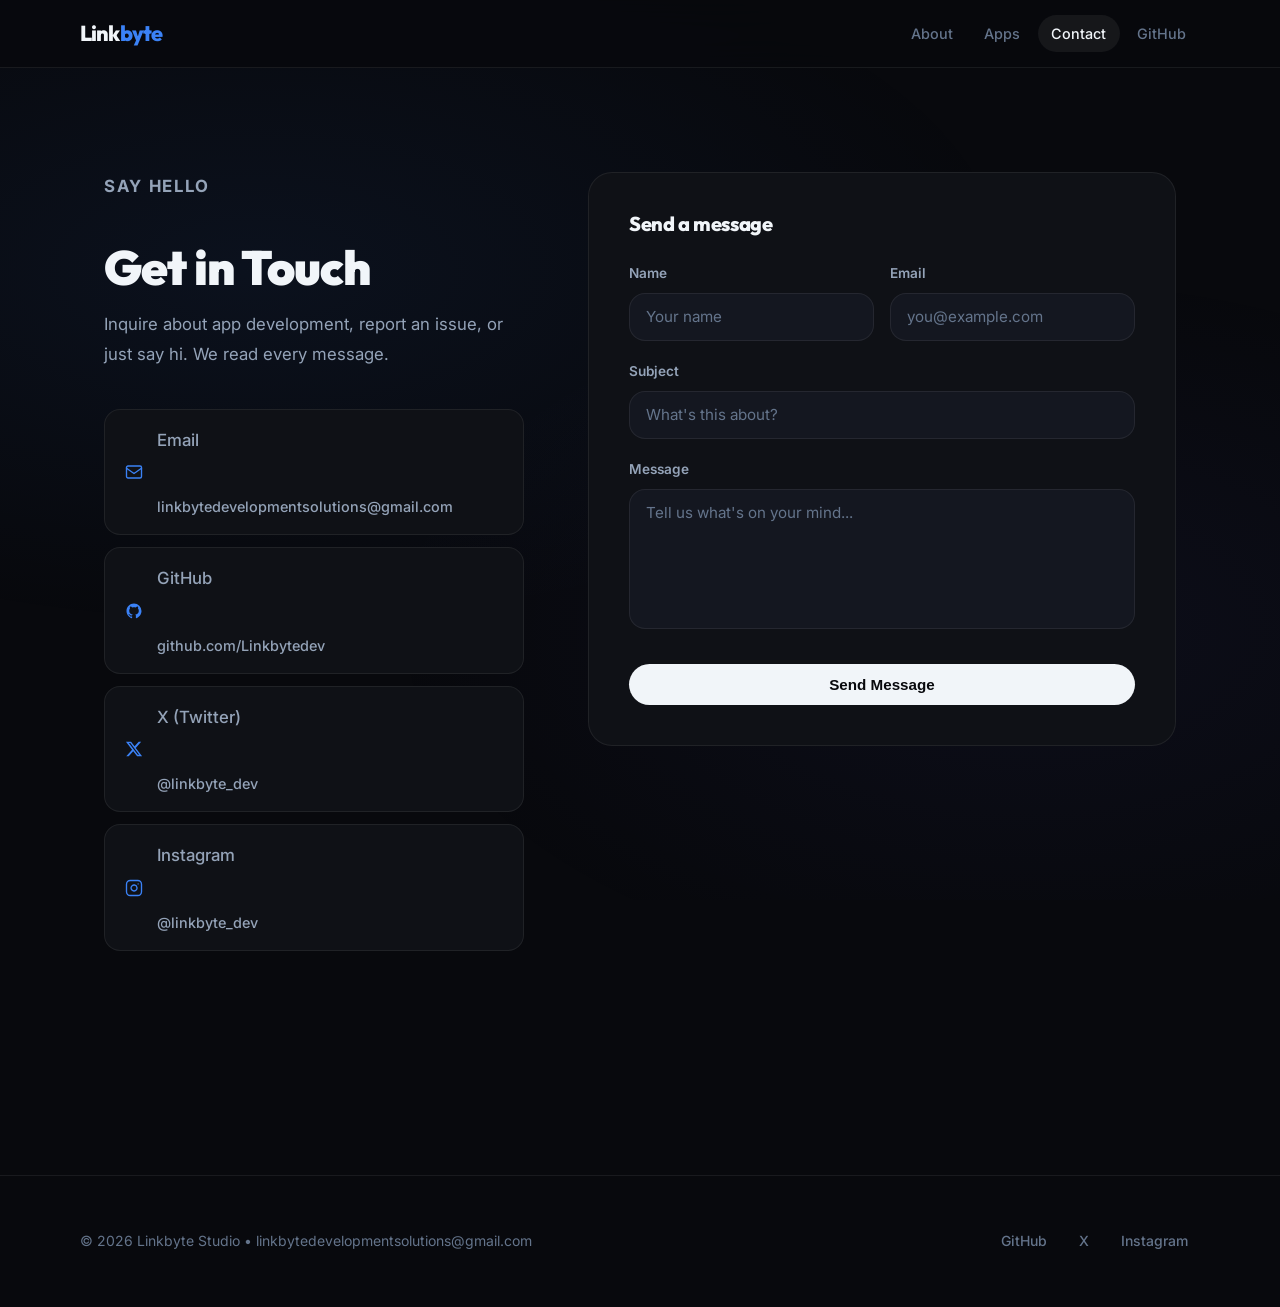
<file: contact.html>
<!DOCTYPE html>
<html lang="en">
<head>
  <meta charset="UTF-8" />
  <meta name="viewport" content="width=device-width, initial-scale=1.0" />
  <meta name="description" content="Contact Linkbyte — get in touch for app development inquiries or collaboration." />
  <title>Contact | Linkbyte</title>

  <link rel="preconnect" href="https://fonts.googleapis.com" />
  <link rel="preconnect" href="https://fonts.gstatic.com" crossorigin />
  <link href="https://fonts.googleapis.com/css2?family=Inter:wght@400;500;600&family=Outfit:wght@700;800;900&display=swap" rel="stylesheet" />
  <link rel="stylesheet" href="style.css" />

  <style>
    .contact-layout {
      display: grid;
      grid-template-columns: 1fr 1.4fr;
      gap: 4rem;
      align-items: start;
      padding: 3.5rem 0 5rem;
    }

    /* Left col */
    .contact-info h1 {
      font-size: clamp(2rem, 5vw, 3rem);
      font-weight: 900;
      color: var(--text);
      margin-bottom: 1rem;
    }

    .contact-info p {
      color: var(--text-soft);
      font-size: 1.05rem;
      line-height: 1.75;
      margin-bottom: 2.5rem;
    }

    .contact-channels {
      display: flex;
      flex-direction: column;
      gap: 0.75rem;
    }

    .contact-channel {
      display: flex;
      align-items: center;
      gap: 0.875rem;
      padding: 1rem 1.25rem;
      background: var(--surface);
      border: 1px solid var(--border);
      border-radius: var(--radius-md);
      text-decoration: none;
      color: var(--text-soft);
      font-size: 0.9rem;
      font-weight: 500;
      transition: border-color 0.2s, color 0.2s, background 0.2s;
    }

    .contact-channel:hover {
      border-color: var(--border-hover);
      color: var(--text);
      background: var(--surface-2);
    }

    .contact-channel svg {
      flex-shrink: 0;
      color: var(--accent);
    }

    .contact-channel-label {
      color: var(--text-muted);
      font-size: 0.78rem;
      margin-bottom: 0.1rem;
    }

    /* Form */
    .contact-form-wrap {
      background: var(--surface);
      border: 1px solid var(--border);
      border-radius: var(--radius-lg);
      padding: 2.5rem;
    }

    .contact-form-wrap h2 {
      font-size: 1.25rem;
      font-weight: 800;
      color: var(--text);
      margin-bottom: 1.75rem;
    }

    .form-group {
      margin-bottom: 1.25rem;
    }

    .form-group label {
      display: block;
      font-size: 0.85rem;
      font-weight: 600;
      color: var(--text-soft);
      margin-bottom: 0.5rem;
    }

    .form-input {
      width: 100%;
      background: var(--surface-2);
      border: 1px solid var(--border);
      border-radius: var(--radius-md);
      padding: 0.85rem 1rem;
      color: var(--text);
      font-family: 'Inter', sans-serif;
      font-size: 0.95rem;
      transition: border-color 0.2s, box-shadow 0.2s;
      outline: none;
      resize: none;
    }

    .form-input::placeholder {
      color: var(--text-muted);
    }

    .form-input:focus {
      border-color: var(--accent);
      box-shadow: 0 0 0 3px rgba(59, 130, 246, 0.12);
    }

    textarea.form-input {
      height: 140px;
    }

    .form-row {
      display: grid;
      grid-template-columns: 1fr 1fr;
      gap: 1rem;
    }

    .submit-btn {
      width: 100%;
      margin-top: 0.5rem;
      justify-content: center;
    }

    @media (max-width: 800px) {
      .contact-layout {
        grid-template-columns: 1fr;
        gap: 2.5rem;
        padding: 2.5rem 0 4rem;
      }

      .form-row {
        grid-template-columns: 1fr;
      }
    }
  </style>
</head>
<body>

  <div class="bg-glow"></div>

  <nav class="nav" role="navigation" aria-label="Main navigation">
    <div class="nav-inner">
      <a href="index.html" class="logo">Link<span>byte</span></a>
      <ul class="nav-links" role="list">
        <li><a href="about.html">About</a></li>
        <li><a href="apps.html">Apps</a></li>
        <li><a href="contact.html" class="active">Contact</a></li>
        <li><a href="https://github.com/Linkbytedev" target="_blank" rel="noopener">GitHub</a></li>
      </ul>
      <button class="nav-toggle" aria-label="Toggle navigation" aria-expanded="false">
        <span></span><span></span><span></span>
      </button>
    </div>
  </nav>

  <nav class="nav-drawer" aria-label="Mobile navigation">
    <a href="about.html">About</a>
    <a href="apps.html">Apps</a>
    <a href="contact.html">Contact</a>
    <a href="https://github.com/Linkbytedev" target="_blank" rel="noopener">GitHub</a>
  </nav>

  <main class="page">
    <div class="contact-layout">

      <!-- Info -->
      <div class="contact-info">
        <p class="section-label">Say hello</p>
        <h1>Get in Touch</h1>
        <p>Inquire about app development, report an issue, or just say hi. We read every message.</p>

        <div class="contact-channels">
          <a href="mailto:linkbytedevelopmentsolutions@gmail.com" class="contact-channel">
            <svg width="18" height="18" viewBox="0 0 24 24" fill="none" stroke="currentColor" stroke-width="1.8" stroke-linecap="round" stroke-linejoin="round" aria-hidden="true"><rect x="2" y="4" width="20" height="16" rx="2"/><path d="m22 7-10 7L2 7"/></svg>
            <div>
              <p class="contact-channel-label">Email</p>
              <span>linkbytedevelopmentsolutions@gmail.com</span>
            </div>
          </a>

          <a href="https://github.com/Linkbytedev" target="_blank" rel="noopener" class="contact-channel">
            <svg width="18" height="18" viewBox="0 0 24 24" fill="currentColor" aria-hidden="true"><path d="M12 2C6.477 2 2 6.477 2 12c0 4.42 2.87 8.17 6.84 9.5.5.08.66-.23.66-.5v-1.69c-2.77.6-3.36-1.34-3.36-1.34-.46-1.16-1.11-1.47-1.11-1.47-.91-.62.07-.6.07-.6 1 .07 1.53 1.03 1.53 1.03.87 1.52 2.34 1.07 2.91.83.09-.65.35-1.09.63-1.34-2.22-.25-4.55-1.11-4.55-4.92 0-1.11.38-2 1.03-2.71-.1-.25-.45-1.29.1-2.64 0 0 .84-.27 2.75 1.02.79-.22 1.65-.33 2.5-.33.85 0 1.71.11 2.5.33 1.91-1.29 2.75-1.02 2.75-1.02.55 1.35.2 2.39.1 2.64.65.71 1.03 1.6 1.03 2.71 0 3.82-2.34 4.66-4.57 4.91.36.31.69.92.69 1.85V21c0 .27.16.59.67.5C19.14 20.16 22 16.42 22 12A10 10 0 0 0 12 2z"/></svg>
            <div>
              <p class="contact-channel-label">GitHub</p>
              <span>github.com/Linkbytedev</span>
            </div>
          </a>

          <a href="https://x.com/linkbyte_dev" target="_blank" rel="noopener" class="contact-channel">
            <svg width="18" height="18" viewBox="0 0 24 24" fill="currentColor" aria-hidden="true"><path d="M18.244 2.25h3.308l-7.227 8.26 8.502 11.24H16.17l-5.214-6.817L4.99 21.75H1.68l7.73-8.835L1.254 2.25H8.08l4.713 6.231zm-1.161 17.52h1.833L7.084 4.126H5.117z"/></svg>
            <div>
              <p class="contact-channel-label">X (Twitter)</p>
              <span>@linkbyte_dev</span>
            </div>
          </a>

          <a href="https://www.instagram.com/linkbyte_dev/" target="_blank" rel="noopener" class="contact-channel">
            <svg width="18" height="18" viewBox="0 0 24 24" fill="none" stroke="currentColor" stroke-width="1.8" stroke-linecap="round" stroke-linejoin="round" aria-hidden="true"><rect x="2" y="2" width="20" height="20" rx="5" ry="5"/><path d="M16 11.37A4 4 0 1 1 12.63 8 4 4 0 0 1 16 11.37z"/><line x1="17.5" y1="6.5" x2="17.51" y2="6.5"/></svg>
            <div>
              <p class="contact-channel-label">Instagram</p>
              <span>@linkbyte_dev</span>
            </div>
          </a>
        </div>
      </div>

      <!-- Form -->
      <div class="contact-form-wrap">
        <h2>Send a message</h2>
        <form action="mailto:Linkbytedevelopmentsolutions@proton.me" method="POST" enctype="text/plain" novalidate>
          <div class="form-row">
            <div class="form-group">
              <label for="name">Name</label>
              <input type="text" id="name" name="name" class="form-input" placeholder="Your name" required />
            </div>
            <div class="form-group">
              <label for="email">Email</label>
              <input type="email" id="email" name="email" class="form-input" placeholder="you@example.com" required />
            </div>
          </div>
          <div class="form-group">
            <label for="subject">Subject</label>
            <input type="text" id="subject" name="subject" class="form-input" placeholder="What&apos;s this about?" />
          </div>
          <div class="form-group">
            <label for="message">Message</label>
            <textarea id="message" name="message" class="form-input" placeholder="Tell us what&apos;s on your mind..." required></textarea>
          </div>
          <button type="submit" class="btn btn-primary submit-btn">Send Message</button>
        </form>
      </div>

    </div>
  </main>

  <footer class="footer">
    <div class="footer-inner">
      <p class="footer-copy">
        &copy; 2026 Linkbyte Studio &bull;
        <a href="mailto:linkbytedevelopmentsolutions@gmail.com">linkbytedevelopmentsolutions@gmail.com</a>
      </p>
      <ul class="footer-links" role="list">
        <li><a href="https://github.com/Linkbytedev" target="_blank" rel="noopener">GitHub</a></li>
        <li><a href="https://x.com/linkbyte_dev" target="_blank" rel="noopener">X</a></li>
        <li><a href="https://www.instagram.com/linkbyte_dev/" target="_blank" rel="noopener">Instagram</a></li>
      </ul>
    </div>
  </footer>

  <script>
    const toggle = document.querySelector('.nav-toggle');
    const drawer = document.querySelector('.nav-drawer');
    toggle.addEventListener('click', () => {
      const open = drawer.classList.toggle('open');
      toggle.classList.toggle('open', open);
      toggle.setAttribute('aria-expanded', open);
    });
  </script>
</body>
</html>
</file>
<file: style.css>
/* ============================================================
   Linkbyte — Shared Stylesheet
   Mobile-first, dark theme, unified design system
   ============================================================ */

/* Google Fonts: loaded via each page's <head> */

:root {
  /* Colors */
  --bg:           #08090d;
  --surface:      #0f1116;
  --surface-2:    #141720;
  --border:       rgba(255, 255, 255, 0.07);
  --border-hover: rgba(255, 255, 255, 0.14);
  --accent:       #3b82f6;
  --accent-dim:   rgba(59, 130, 246, 0.12);
  --coming:       #f59e0b;
  --coming-dim:   rgba(245, 158, 11, 0.12);
  --live:         #22c55e;
  --live-dim:     rgba(34, 197, 94, 0.12);
  --text:         #f1f5f9;
  --text-muted:   #64748b;
  --text-soft:    #94a3b8;

  /* Spacing */
  --nav-height:   68px;

  /* Radius */
  --radius-sm:    10px;
  --radius-md:    16px;
  --radius-lg:    24px;
  --radius-pill:  100px;
}

/* ---- Reset ---- */
*, *::before, *::after { box-sizing: border-box; margin: 0; padding: 0; }

html { scroll-behavior: smooth; }

body {
  font-family: 'Inter', sans-serif;
  background-color: var(--bg);
  color: var(--text);
  line-height: 1.6;
  overflow-x: hidden;
  -webkit-font-smoothing: antialiased;
  -moz-osx-font-smoothing: grayscale;
}

h1, h2, h3, h4, .logo {
  font-family: 'Outfit', sans-serif;
  line-height: 1.1;
  letter-spacing: -0.02em;
}

a { color: inherit; text-decoration: none; }
img { max-width: 100%; display: block; }

/* ---- Ambient background glow ---- */
.bg-glow {
  position: fixed;
  inset: 0;
  z-index: -1;
  pointer-events: none;
  background:
    radial-gradient(ellipse 60% 40% at 20% 30%, rgba(59, 130, 246, 0.07), transparent),
    radial-gradient(ellipse 50% 40% at 80% 70%, rgba(99, 102, 241, 0.06), transparent);
}

/* ---- Navigation ---- */
.nav {
  position: fixed;
  top: 0;
  left: 0;
  right: 0;
  z-index: 200;
  height: var(--nav-height);
  display: flex;
  align-items: center;
  padding: 0 1.5rem;
  background: rgba(8, 9, 13, 0.85);
  backdrop-filter: blur(20px);
  -webkit-backdrop-filter: blur(20px);
  border-bottom: 1px solid var(--border);
}

.nav-inner {
  width: 100%;
  max-width: 1120px;
  margin: 0 auto;
  display: flex;
  align-items: center;
  justify-content: space-between;
  gap: 1rem;
}

.logo {
  font-size: 1.35rem;
  font-weight: 800;
  color: var(--text);
  letter-spacing: -0.04em;
  flex-shrink: 0;
}

.logo span {
  color: var(--accent);
}

.nav-links {
  display: flex;
  align-items: center;
  gap: 0.25rem;
  list-style: none;
}

.nav-links a {
  display: block;
  padding: 0.45rem 0.85rem;
  border-radius: var(--radius-pill);
  font-size: 0.9rem;
  font-weight: 500;
  color: var(--text-muted);
  transition: color 0.2s, background 0.2s;
}

.nav-links a:hover,
.nav-links a.active {
  color: var(--text);
  background: rgba(255, 255, 255, 0.06);
}

/* Hamburger */
.nav-toggle {
  display: none;
  background: none;
  border: none;
  cursor: pointer;
  padding: 0.4rem;
  color: var(--text-soft);
  flex-direction: column;
  gap: 5px;
  align-items: center;
  justify-content: center;
}

.nav-toggle span {
  display: block;
  width: 22px;
  height: 2px;
  background: currentColor;
  border-radius: 2px;
  transition: transform 0.3s, opacity 0.3s;
}

.nav-toggle.open span:nth-child(1) { transform: translateY(7px) rotate(45deg); }
.nav-toggle.open span:nth-child(2) { opacity: 0; }
.nav-toggle.open span:nth-child(3) { transform: translateY(-7px) rotate(-45deg); }

/* Mobile drawer */
.nav-drawer {
  display: none;
  position: fixed;
  top: var(--nav-height);
  left: 0;
  right: 0;
  z-index: 190;
  background: var(--surface);
  border-bottom: 1px solid var(--border);
  padding: 1rem 1.5rem 1.5rem;
  flex-direction: column;
  gap: 0.25rem;
}

.nav-drawer.open { display: flex; }

.nav-drawer a {
  display: block;
  padding: 0.75rem 1rem;
  border-radius: var(--radius-md);
  font-size: 1rem;
  font-weight: 500;
  color: var(--text-soft);
  transition: color 0.2s, background 0.2s;
}

.nav-drawer a:hover { color: var(--text); background: rgba(255,255,255,0.05); }

/* ---- Page wrapper ---- */
.page {
  max-width: 1120px;
  margin: 0 auto;
  padding: calc(var(--nav-height) + 3rem) 1.5rem 5rem;
}

.page-narrow {
  max-width: 760px;
}

/* ---- Buttons ---- */
.btn {
  display: inline-flex;
  align-items: center;
  gap: 0.5rem;
  padding: 0.75rem 1.5rem;
  border-radius: var(--radius-pill);
  font-size: 0.95rem;
  font-weight: 600;
  cursor: pointer;
  border: none;
  transition: transform 0.2s, box-shadow 0.2s, background 0.2s, opacity 0.2s;
  text-decoration: none;
}

.btn:active { transform: scale(0.97); }

.btn-primary {
  background: var(--text);
  color: var(--bg);
}

.btn-primary:hover {
  transform: translateY(-2px);
  box-shadow: 0 8px 24px rgba(255,255,255,0.12);
}

.btn-ghost {
  background: rgba(255,255,255,0.05);
  color: var(--text);
  border: 1px solid var(--border);
}

.btn-ghost:hover {
  background: rgba(255,255,255,0.09);
  border-color: var(--border-hover);
  transform: translateY(-2px);
}

.btn-accent {
  background: var(--accent);
  color: #fff;
}

.btn-accent:hover {
  transform: translateY(-2px);
  box-shadow: 0 8px 24px rgba(59,130,246,0.3);
}

.btn-disabled {
  opacity: 0.38;
  pointer-events: none;
  cursor: not-allowed;
}

.btn-sm {
  padding: 0.55rem 1.1rem;
  font-size: 0.85rem;
}

/* ---- Badge ---- */
.badge {
  display: inline-flex;
  align-items: center;
  gap: 0.4rem;
  padding: 0.35rem 0.85rem;
  border-radius: var(--radius-pill);
  font-size: 0.75rem;
  font-weight: 700;
  letter-spacing: 0.06em;
  text-transform: uppercase;
}

.badge-live {
  background: var(--live-dim);
  color: var(--live);
  border: 1px solid rgba(34, 197, 94, 0.2);
}

.badge-live::before {
  content: '';
  display: block;
  width: 6px;
  height: 6px;
  border-radius: 50%;
  background: var(--live);
  box-shadow: 0 0 6px var(--live);
  animation: pulse 2s ease-in-out infinite;
}

@keyframes pulse {
  0%, 100% { opacity: 1; }
  50% { opacity: 0.4; }
}

.badge-coming {
  background: var(--coming-dim);
  color: var(--coming);
  border: 1px solid rgba(245, 158, 11, 0.2);
}

.badge-label {
  background: var(--accent-dim);
  color: var(--accent);
  border: 1px solid rgba(59, 130, 246, 0.2);
}

/* ---- Section headings ---- */
.section-label {
  font-size: 0.78rem;
  font-weight: 700;
  letter-spacing: 0.1em;
  text-transform: uppercase;
  color: var(--accent);
  margin-bottom: 0.75rem;
}

.section-title {
  font-size: clamp(1.8rem, 4vw, 2.6rem);
  font-weight: 800;
  color: var(--text);
  margin-bottom: 1rem;
}

.section-body {
  color: var(--text-soft);
  font-size: 1.05rem;
  line-height: 1.75;
  max-width: 640px;
}

/* ---- Card ---- */
.card {
  background: var(--surface);
  border: 1px solid var(--border);
  border-radius: var(--radius-lg);
  padding: 2rem;
  transition: border-color 0.25s, transform 0.25s, box-shadow 0.25s;
}

.card:hover {
  border-color: var(--border-hover);
  transform: translateY(-3px);
  box-shadow: 0 16px 40px rgba(0,0,0,0.25);
}

/* ---- Divider ---- */
.divider {
  border: none;
  border-top: 1px solid var(--border);
  margin: 3rem 0;
}

/* ---- Footer ---- */
.footer {
  border-top: 1px solid var(--border);
  padding: 3rem 1.5rem;
  margin-top: 4rem;
}

.footer-inner {
  max-width: 1120px;
  margin: 0 auto;
  display: flex;
  align-items: center;
  justify-content: space-between;
  gap: 1.5rem;
  flex-wrap: wrap;
}

.footer-copy {
  color: var(--text-muted);
  font-size: 0.875rem;
}

.footer-copy a {
  color: var(--text-muted);
  transition: color 0.2s;
}

.footer-copy a:hover { color: var(--text); }

.footer-links {
  display: flex;
  gap: 0.5rem;
  list-style: none;
  flex-wrap: wrap;
}

.footer-links a {
  display: block;
  padding: 0.4rem 0.75rem;
  border-radius: var(--radius-pill);
  font-size: 0.875rem;
  font-weight: 500;
  color: var(--text-muted);
  transition: color 0.2s, background 0.2s;
}

.footer-links a:hover {
  color: var(--text);
  background: rgba(255,255,255,0.05);
}

/* ============================================================
   Mobile Responsive
   ============================================================ */

@media (max-width: 640px) {
  .nav-links { display: none; }
  .nav-toggle { display: flex; }

  .page {
    padding-top: calc(var(--nav-height) + 2rem);
    padding-left: 1.25rem;
    padding-right: 1.25rem;
  }

  .footer-inner {
    flex-direction: column;
    align-items: flex-start;
    gap: 1rem;
  }

  .btn {
    padding: 0.7rem 1.25rem;
    font-size: 0.9rem;
  }
}
</file>
